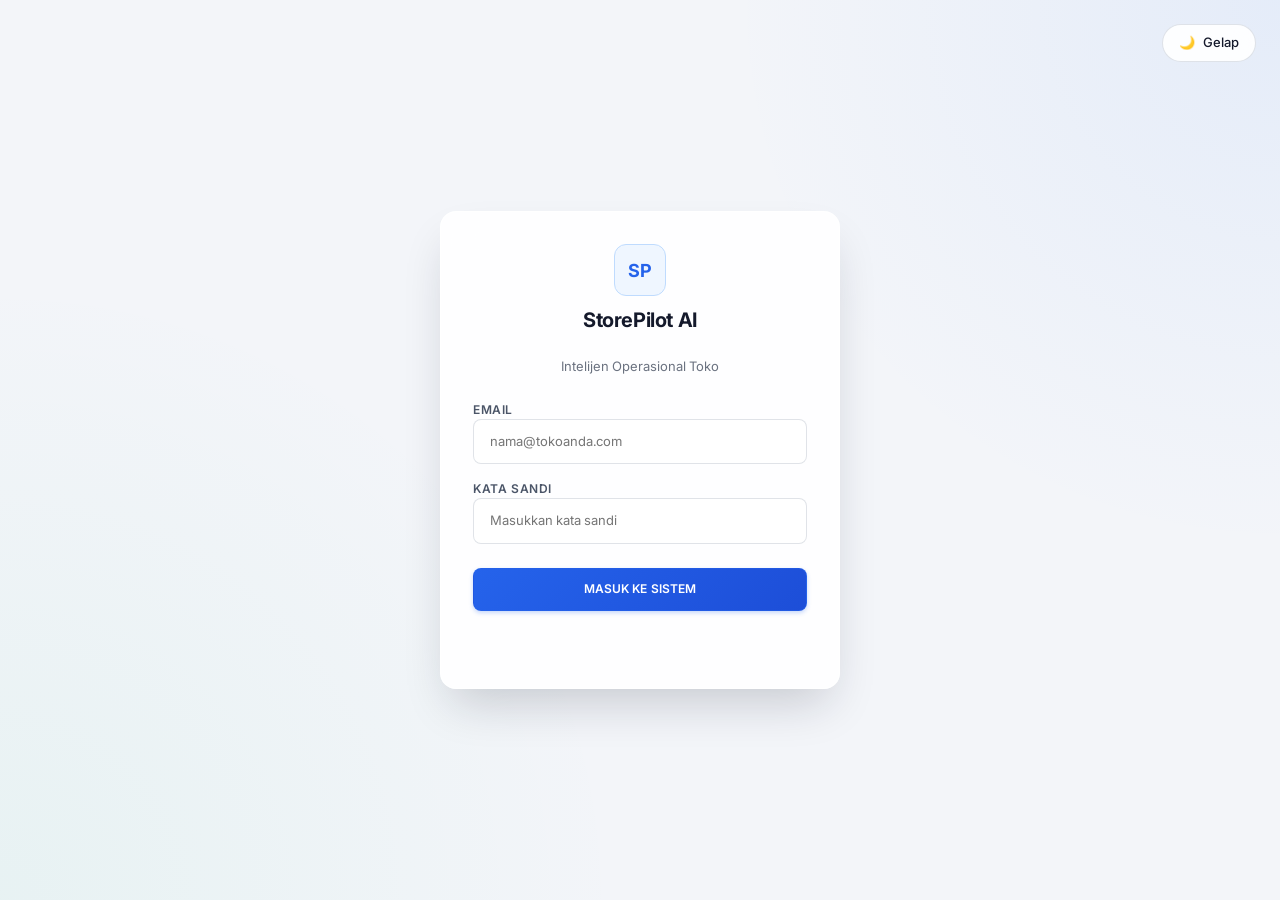
<file: StorePilot AI/index.html>
<!DOCTYPE html>
<html lang="id">
<head>
    <script>
    (function () {
        const savedTheme = localStorage.getItem('theme') || 'light';
        document.documentElement.setAttribute('data-theme', savedTheme);
    })();
</script>
    <meta charset="UTF-8">
    <meta name="viewport" content="width=device-width, initial-scale=1.0">
    <meta name="description" content="StorePilot AI — Masuk ke intelijen operasional toko Anda.">
    <title>StorePilot AI — Masuk</title>

    <!-- Font Integration -->
    <link rel="preconnect" href="https://fonts.googleapis.com">
    <link rel="preconnect" href="https://fonts.gstatic.com" crossorigin>
    <link href="https://fonts.googleapis.com/css2?family=Inter:wght@400;500;600;700&display=swap" rel="stylesheet">

    <!-- Stylesheets -->
    <link rel="stylesheet" href="assets/css/variables.css">
    <link rel="stylesheet" href="assets/css/base.css">
    <link rel="stylesheet" href="assets/css/layout.css">
    <link rel="stylesheet" href="assets/css/components.css">
    <link rel="stylesheet" href="assets/css/pages.css">
    
    <style>
        .login-screen {
            min-height: 100vh;
            width: 100%;
            display: flex;
            align-items: center;
            justify-content: center;
            padding: var(--space-6);
            position: relative;
        }

        /* Tombol Tema Melayang di Pojok Kanan Atas */
        .theme-toggle-wrapper {
            position: absolute;
            top: var(--space-6);
            right: var(--space-6);
            z-index: 10;
        }

        .theme-toggle-btn {
            display: flex;
            align-items: center;
            gap: var(--space-2);
            padding: var(--space-2) var(--space-4);
            font-size: var(--font-size-sm);
            font-weight: var(--font-weight-medium);
            border-radius: var(--radius-full);
            cursor: pointer;
            border: 1px solid var(--color-border);
            background: var(--glass-bg-strong);
            backdrop-filter: var(--glass-blur);
            -webkit-backdrop-filter: var(--glass-blur);
            color: var(--color-text-primary);
            transition: all var(--transition-fast);
        }

        .theme-toggle-btn:hover {
            border-color: var(--color-primary);
            transform: translateY(-1px);
        }

        .login-card {
            width: 100%;
            max-width: 400px;
            background: var(--glass-bg-strong);
            backdrop-filter: var(--glass-blur);
            -webkit-backdrop-filter: var(--glass-blur);
            border: 1px solid var(--glass-border);
            border-radius: var(--radius-xl);
            box-shadow: var(--shadow-floating);
            padding: var(--space-8);
            display: flex;
            flex-direction: column;
            gap: var(--space-6);
            animation: fadeIn 0.5s ease-out-back;
        }

        .login-brand {
            display: flex;
            flex-direction: column;
            align-items: center;
            gap: var(--space-3);
            text-align: center;
        }

        .login-brand-mark {
            width: 52px;
            height: 52px;
            display: flex;
            align-items: center;
            justify-content: center;
            background: var(--color-primary-soft);
            border: 1px solid var(--color-primary-border);
            border-radius: var(--radius-lg);
            font-weight: var(--font-weight-bold);
            color: var(--color-primary);
            font-size: var(--font-size-lg);
            transition: transform var(--transition-fast);
        }

        .login-brand:hover .login-brand-mark {
            transform: scale(1.05) rotate(-3deg);
        }

        .login-brand-name {
            font-size: var(--font-size-xl);
            font-weight: var(--font-weight-bold);
            color: var(--color-text-primary);
            letter-spacing: -0.02em;
        }

        .login-brand-subtitle {
            font-size: var(--font-size-sm);
            color: var(--color-text-muted);
        }

        .login-form {
            display: flex;
            flex-direction: column;
            gap: var(--space-4);
        }

        .form-field {
            display: flex;
            flex-direction: column;
            gap: var(--space-1.5);
        }

        .form-field label {
            font-size: var(--font-size-xs);
            font-weight: var(--font-weight-semibold);
            color: var(--color-text-secondary);
            letter-spacing: 0.05em;
            text-transform: uppercase;
        }

        .form-field input {
            padding: var(--space-3) var(--space-4);
            border-radius: var(--radius-md);
            border: 1px solid var(--color-border);
            background: rgba(255, 255, 255, 0.6);
            font-size: var(--font-size-sm);
            color: var(--color-text-primary);
            transition: all var(--transition-fast);
        }

        [data-theme="dark"] .form-field input {
            background: rgba(15, 23, 42, 0.4);
            border-color: rgba(255, 255, 255, 0.1);
        }

        .form-field input:focus {
            outline: none;
            border-color: var(--color-primary);
            box-shadow: 0 0 0 3px var(--color-primary-soft);
            background: #ffffff;
        }

        [data-theme="dark"] .form-field input:focus {
            background: rgba(15, 23, 42, 0.8);
            box-shadow: 0 0 0 3px rgba(59, 130, 246, 0.25);
        }

        .login-submit {
            width: 100%;
            margin-top: var(--space-2);
            padding: var(--space-3);
            font-weight: var(--font-weight-semibold);
            letter-spacing: 0.01em;
            display: flex;
            align-items: center;
            justify-content: center;
            gap: var(--space-2);
        }

        .login-submit:disabled {
            opacity: 0.8;
            cursor: not-allowed;
        }

        .login-status {
            font-size: var(--font-size-xs);
            color: var(--color-text-muted);
            text-align: center;
            line-height: 1.6;
            min-height: 2.4em; /* Mencegah layout shift saat teks muncul */
            transition: color var(--transition-fast);
        }

        .login-status.is-visible {
            color: var(--color-warning-dark);
            font-weight: var(--font-weight-medium);
        }

        /* Loading Spinner untuk Button */
        .btn-spinner {
            width: 16px;
            height: 16px;
            border: 2px solid rgba(255, 255, 255, 0.3);
            border-radius: 50%;
            border-top-color: #ffffff;
            animation: spin 0.8s linear infinite;
            display: none;
        }

        .login-submit.is-loading .btn-spinner {
            display: block;
        }

        @keyframes spin {
            to { transform: rotate(360deg); }
        }

        @keyframes fadeIn {
            from {
                opacity: 0;
                transform: translateY(12px);
            }
            to {
                opacity: 1;
                transform: translateY(0);
            }
        }
    </style>
</head>
<body>
    <div class="login-screen">
        <!-- Tombol Toggle Tema -->
        <div class="theme-toggle-wrapper">
            <button id="theme-toggle" class="theme-toggle-btn" aria-label="Ganti Tema">
                <span id="theme-icon">🌙</span> <span id="theme-text">Gelap</span>
            </button>
        </div>

        <div class="login-card">
            <div class="login-brand">
                <div class="login-brand-mark">SP</div>
                <h1 class="login-brand-name">StorePilot AI</h1>
                <p class="login-brand-subtitle">Intelijen Operasional Toko</p>
            </div>

            <form class="login-form" id="loginForm" novalidate>
                <div class="form-field">
                    <label for="loginEmail">Email</label>
                    <input type="email" id="loginEmail" name="email" placeholder="nama@tokoanda.com" autocomplete="username" required>
                </div>
                <div class="form-field">
                    <label for="loginPassword">Kata Sandi</label>
                    <input type="password" id="loginPassword" name="password" placeholder="Masukkan kata sandi" autocomplete="current-password" required>
                </div>

                <button type="submit" class="button button-primary login-submit" id="submitBtn">
                    <div class="btn-spinner" aria-hidden="true"></div>
                    <span id="btnText">Masuk Ke Sistem</span>
                </button>
                <p class="login-status" id="loginStatus" role="status" aria-live="polite"></p>
            </form>
        </div>
    </div>

    <!-- Panggil Dependencies Utama StorePilot -->
    <script src="js/utils.js"></script>
    <script src="js/components.js"></script>
    <script src="js/api.js"></script>
    <script src="js/app.js"></script>

    <script>
        "use strict";
        (function () {
            const form = document.getElementById("loginForm");
            const status = document.getElementById("loginStatus");
            const submitBtn = document.getElementById("submitBtn");
            const btnText = document.getElementById("btnText");
            const API = window.StorePilotAPI;

            if (!form || !status || !submitBtn || !btnText || !API) return;

            // Regex validasi struktur email sederhana
            const emailRegex = /^[^\s@]+@[^\s@]+\.[^\s@]+$/;

            form.addEventListener("submit", async function (event) {
                event.preventDefault();
                
                const email = document.getElementById("loginEmail").value.trim();
                const password = document.getElementById("loginPassword").value;

                // Reset Status & Efek Error
                status.classList.remove("is-visible");
                status.textContent = "";

                // 1. Validasi Input Kosong
                if (!email || !password) {
                    status.textContent = "Harap isi lengkap email dan kata sandi Anda.";
                    status.classList.add("is-visible");
                    return;
                }

                // 2. Validasi Format Email
                if (!emailRegex.test(email)) {
                    status.textContent = "Format alamat email tidak valid (contoh: nama@toko.com).";
                    status.classList.add("is-visible");
                    return;
                }

                // 3. Proses Login dengan Backend
                submitBtn.disabled = true;
                submitBtn.classList.add("is-loading");
                btnText.textContent = "Memverifikasi...";

                try {
                    // Call backend login endpoint
                    const response = await API.login(email, password);
                    
                    // Simpan tokens (ada di response.tokens, bukan top-level)
                    API.setTokens(response.tokens.access_token, response.tokens.refresh_token);
                    
                    // Simpan user info
                    if (response.user) {
                        localStorage.setItem("user", JSON.stringify(response.user));
                    }
                    
                    status.textContent = "Login berhasil! Mengarahkan...";
                    status.style.color = "var(--color-success-dark)";
                    
                    // Redirect sesuai role: manager -> dashboard, staff -> inventaris
                    const landingPage = (response.user && response.user.role === "manager")
                        ? "pages/dashboard.html"
                        : "pages/inventory.html";
                    window.location.href = landingPage;
                
                } catch (error) {
                    status.classList.add("is-visible");
                    status.style.color = "";
                    
                    // Tampilkan pesan error dari backend atau default
                    if (error instanceof API.StorePilotAPIError) {
                        status.textContent = error.message || "Email atau kata sandi salah.";
                    } else {
                        status.textContent = "Tidak dapat terhubung ke layanan. Silakan coba lagi.";
                    }
                } finally {
                    submitBtn.disabled = false;
                    submitBtn.classList.remove("is-loading");
                    btnText.textContent = "Masuk Ke Sistem";
                }
            });
        })();
    </script>
</body>
</html>
</file>
<file: StorePilot AI/assets/css/variables.css>
/* ============================================================
   StorePilot AI — Design Tokens & Theme Engine
   Single source of truth. No other stylesheet re-declares :root.
   ============================================================ */

:root {
  /* ------------------------------------------------------------
     1. Brand & Surface Colors (Light Mode Default)
     ------------------------------------------------------------ */
  --color-bg-primary: #F3F5F9;
  --color-bg-secondary: #F7F9FB;
  --color-surface: #FFFFFF;
  --color-surface-elevated: rgba(255, 255, 255, 0.86);

  --color-primary: #2563EB;
  --color-primary-dark: #1D4ED8;
  --color-primary-darker: #1E3A8A;
  --color-primary-soft: #EFF6FF;
  --color-primary-border: #BFDBFE;
  --color-primary-rgb: 37, 99, 235;

  /* ------------------------------------------------------------
     2. Text Colors (AA-checked against surface/bg colors)
     ------------------------------------------------------------ */
  --color-text-primary: #14192B;
  --color-text-secondary: #4B5568;
  --color-text-muted: #6B7280;
  --color-text-on-primary: #FFFFFF;

  --color-border: rgba(100, 116, 139, 0.20);
  --color-border-strong: rgba(100, 116, 139, 0.34);

  /* ------------------------------------------------------------
     3. Operational Status Colors (Light Mode)
     ------------------------------------------------------------ */
  --color-critical: #DC2626;
  --color-critical-dark: #B91C1C;
  --color-critical-bg: #FEF2F2;
  --color-critical-border: #FECACA;
  --color-critical-rgb: 220, 38, 38;

  --color-high: #EA580C;
  --color-high-dark: #C2410C;
  --color-high-bg: #FFF7ED;
  --color-high-border: #FED7AA;
  --color-high-rgb: 234, 88, 12;

  --color-warning: #B45309;
  --color-warning-dark: #92400E;
  --color-warning-bg: #FFFBEB;
  --color-warning-border: #FDE68A;
  --color-warning-rgb: 180, 83, 9;

  --color-success: #15803D;
  --color-success-dark: #166534;
  --color-success-bg: #F0FDF4;
  --color-success-border: #BBF7D0;
  --color-success-rgb: 21, 128, 61;

  /* ------------------------------------------------------------
     4. Liquid Glass Tokens (Light Mode)
     ------------------------------------------------------------ */
  --glass-bg: rgba(255, 255, 255, 0.72);
  --glass-bg-strong: rgba(255, 255, 255, 0.90);
  --glass-bg-subtle: rgba(255, 255, 255, 0.55);

  --glass-border: rgba(255, 255, 255, 0.55);
  --glass-border-strong: rgba(255, 255, 255, 0.80);

  --glass-highlight: rgba(255, 255, 255, 0.90);

  --glass-blur: blur(16px);
  --glass-blur-strong: blur(28px);
  --glass-saturation: saturate(150%);

  --glass-shadow: 0 4px 20px -4px rgba(20, 25, 43, 0.08), 0 1px 2px rgba(20, 25, 43, 0.04);
  --glass-shadow-elevated: 0 20px 44px -12px rgba(20, 25, 43, 0.16), 0 2px 8px rgba(20, 25, 43, 0.06);

  /* Ambient backdrop wash */
  --ambient-wash: radial-gradient(1100px 620px at 12% -8%, rgba(37, 99, 235, 0.10), transparent 60%),
                  radial-gradient(900px 560px at 92% 8%, rgba(37, 99, 235, 0.06), transparent 55%);

  /* ------------------------------------------------------------
     5. Typography
     ------------------------------------------------------------ */
  --font-family-primary: 'Inter', -apple-system, BlinkMacSystemFont,
    'Segoe UI', Roboto, Oxygen, Ubuntu, Cantarell, 'Helvetica Neue', sans-serif;

  --font-size-xs: 0.75rem;    /* 12px */
  --font-size-sm: 0.8125rem;  /* 13px */
  --font-size-base: 0.875rem; /* 14px */
  --font-size-md: 1rem;       /* 16px */
  --font-size-lg: 1.125rem;   /* 18px */
  --font-size-xl: 1.25rem;    /* 20px */
  --font-size-2xl: 1.5rem;    /* 24px */
  --font-size-3xl: 1.875rem;  /* 30px */

  --font-weight-regular: 400;
  --font-weight-medium: 500;
  --font-weight-semibold: 600;
  --font-weight-bold: 700;

  --line-height-tight: 1.25;
  --line-height-normal: 1.5;
  --line-height-relaxed: 1.7;

  /* ------------------------------------------------------------
     6. Spacing
     ------------------------------------------------------------ */
  --space-1: 4px;
  --space-2: 8px;
  --space-3: 12px;
  --space-4: 16px;
  --space-5: 20px;
  --space-6: 24px;
  --space-8: 32px;
  --space-10: 40px;
  --space-12: 48px;
  --space-16: 64px;

  /* ------------------------------------------------------------
     7. Border Radius
     ------------------------------------------------------------ */
  --radius-sm: 6px;
  --radius-md: 8px;
  --radius-lg: 12px;
  --radius-xl: 16px;
  --radius-glass: 20px;
  --radius-full: 9999px;

  /* ------------------------------------------------------------
     8. Shadows
     ------------------------------------------------------------ */
  --shadow-sm: 0 1px 2px rgba(20, 25, 43, 0.06);
  --shadow-md: 0 6px 16px -4px rgba(20, 25, 43, 0.10), 0 2px 4px rgba(20, 25, 43, 0.04);
  --shadow-lg: 0 12px 28px -6px rgba(20, 25, 43, 0.12);
  --shadow-floating: 0 24px 48px -12px rgba(20, 25, 43, 0.20);
  --shadow-focus: 0 0 0 3px rgba(var(--color-primary-rgb), 0.28);

  /* ------------------------------------------------------------
     9. Motion
     ------------------------------------------------------------ */
  --transition-fast: 150ms cubic-bezier(0.4, 0, 0.2, 1);
  --transition-normal: 240ms cubic-bezier(0.4, 0, 0.2, 1);
  --transition-slow: 420ms cubic-bezier(0.4, 0, 0.2, 1);
  --ease-premium: cubic-bezier(0.16, 1, 0.3, 1);

  /* ------------------------------------------------------------
     10. Z-Index
     ------------------------------------------------------------ */
  --z-background: 0;
  --z-content: 10;
  --z-header: 100;
  --z-sidebar: 200;
  --z-overlay: 500;
  --z-modal: 600;
  --z-toast: 700;

  /* ------------------------------------------------------------
     11. Compatibility Aliases (Satu deklarasi di dalam :root utama)
     ------------------------------------------------------------ */
  --color-background: var(--color-bg-primary);
  --color-background-secondary: var(--color-bg-secondary);
  --color-info: #0EA5E9;
  --color-primary-hover: var(--color-primary-dark);

  --font-family: var(--font-family-primary);
  --font-weight-normal: var(--font-weight-regular);
  --font-weight-500: var(--font-weight-medium);
  --font-weight-600: var(--font-weight-semibold);
  --text-sm: var(--font-size-sm);

  --glass-background: var(--glass-bg);
  --glass-ambient-gradient: var(--ambient-wash);

  --radius-small: var(--radius-sm);
  --radius-medium: var(--radius-md);
  --radius-large: var(--radius-lg);
  --radius-pill: var(--radius-full);

  --shadow-small: var(--shadow-sm);
  --shadow-medium: var(--shadow-md);
  --shadow-large: var(--shadow-lg);

  --space-1.5: 6px;
  --space-2.5: 10px;
  --space-3.5: 14px;

  --z-dropdown: 400;
  --z-navigation: var(--z-header);
}

/* ============================================================
   12. DARK MODE OVERRIDES (Premium Futuristic Dark Tokens)
   ============================================================ */
[data-theme="dark"] {
  /* Surface & Background (Deep Futuristic Space Slates) */
  --color-bg-primary: #090D1A;
  --color-bg-secondary: #0F1524;
  --color-surface: #151D30;
  --color-surface-elevated: rgba(21, 29, 48, 0.86);

  /* Primary Accent & Brand (Neon Blue Glow) */
  --color-primary: #3B82F6;
  --color-primary-dark: #60A5FA;
  --color-primary-darker: #93C5FD;
  --color-primary-soft: rgba(59, 130, 246, 0.12);
  --color-primary-border: rgba(59, 130, 246, 0.35);
  --color-primary-rgb: 96, 165, 250;

  /* Typography & Text */
  --color-text-primary: #F8FAFC;
  --color-text-secondary: #94A3B8;
  --color-text-muted: #64748B;
  --color-text-on-primary: #090D1A;

  --color-border: rgba(255, 255, 255, 0.08);
  --color-border-strong: rgba(255, 255, 255, 0.15);

  /* Operational Status Colors (Aksesibilitas Kontras Tinggi di Latar Gelap) */
  --color-critical: #F87171;
  --color-critical-dark: #EF4444;
  --color-critical-bg: rgba(239, 68, 68, 0.12);
  --color-critical-border: rgba(239, 68, 68, 0.25);
  --color-critical-rgb: 248, 113, 113;

  --color-high: #FB923C;
  --color-high-dark: #F97316;
  --color-high-bg: rgba(249, 115, 22, 0.12);
  --color-high-border: rgba(249, 115, 22, 0.25);
  --color-high-rgb: 251, 146, 60;

  --color-warning: #FBBF24;
  --color-warning-dark: #F59E0B;
  --color-warning-bg: rgba(245, 158, 11, 0.12);
  --color-warning-border: rgba(245, 158, 11, 0.25);
  --color-warning-rgb: 251, 191, 36;

  --color-success: #4ADE80;
  --color-success-dark: #22C55E;
  --color-success-bg: rgba(34, 197, 94, 0.12);
  --color-success-border: rgba(34, 197, 94, 0.25);
  --color-success-rgb: 74, 222, 128;

  /* Liquid Glass (Dark Mode Space Glass) */
  --glass-bg: rgba(15, 21, 36, 0.70);
  --glass-bg-strong: rgba(15, 21, 36, 0.88);
  --glass-bg-subtle: rgba(15, 21, 36, 0.45);

  --glass-border: rgba(255, 255, 255, 0.05);
  --glass-border-strong: rgba(255, 255, 255, 0.12);

  --glass-highlight: rgba(255, 255, 255, 0.02);

  --glass-shadow: 0 4px 24px -4px rgba(0, 0, 0, 0.4), 0 1px 3px rgba(0, 0, 0, 0.2);
  --glass-shadow-elevated: 0 20px 48px -12px rgba(0, 0, 0, 0.6), 0 2px 10px rgba(0, 0, 0, 0.3);

  /* Dark Neon Cybernetic Backdrop Ambient Gradient */
  --ambient-wash: radial-gradient(1100px 620px at 12% -8%, rgba(59, 130, 246, 0.14), transparent 55%),
                  radial-gradient(900px 560px at 92% 8%, rgba(96, 165, 250, 0.08), transparent 50%);
}

/* ------------------------------------------------------------
   13. Global Smooth Transitions & Motion Handling
   ------------------------------------------------------------ */
body {
  background-color: var(--color-bg-primary);
  color: var(--color-text-primary);
  font-family: var(--font-family-primary);
  transition: background-color var(--transition-normal) var(--ease-premium),
              color var(--transition-normal) var(--ease-premium),
              border-color var(--transition-normal) var(--ease-premium);
}

/* User Reduced Motion Preference */
@media (prefers-reduced-motion: reduce) {
  :root {
    --transition-fast: 1ms linear;
    --transition-normal: 1ms linear;
    --transition-slow: 1ms linear;
  }
}
</file>
<file: StorePilot AI/assets/css/base.css>
/* ==========================================================================
   StorePilot AI — Base Styles (Revised)
   ========================================================================== */

/* --------------------------------------------------------------------------
   Reset & Box Sizing
   -------------------------------------------------------------------------- */
*,
*::before,
*::after {
  box-sizing: border-box;
}

* {
  margin: 0;
  padding: 0;
}

/* --------------------------------------------------------------------------
   Document Foundation
   -------------------------------------------------------------------------- */
html {
  font-size: 16px;
  scroll-behavior: smooth;
  -webkit-text-size-adjust: 100%;
  text-size-adjust: 100%;
  scrollbar-width: thin;
  scrollbar-color: var(--color-border-strong) transparent;
}

body {
  font-family: var(--font-family-primary);
  background:
    radial-gradient(circle at top right, rgba(59,130,246,.08), transparent 35%),
    radial-gradient(circle at bottom left, rgba(16,185,129,.05), transparent 40%),
    var(--color-bg-primary);
  background-attachment: fixed;
  color: var(--color-text-primary);
  line-height: var(--line-height-normal);
  font-weight: var(--font-weight-regular);
  font-size: var(--font-size-base);

  -webkit-font-smoothing: antialiased;
  -moz-osx-font-smoothing: grayscale;
  text-rendering: optimizeLegibility;
  font-variant-numeric: tabular-nums;

  min-height: 100vh;
  overflow-x: hidden;
}

/* --------------------------------------------------------------------------
   Baseline Typography
   -------------------------------------------------------------------------- */
h1, h2, h3, h4, h5, h6 {
  font-family: inherit;
  color: var(--color-text-primary);
  font-weight: var(--font-weight-semibold);
  line-height: var(--line-height-tight);
  margin-bottom: 0.75rem;
  letter-spacing: -0.012em;
}

h1 { font-size: clamp(1.75rem, 4vw, 2.25rem); }
h2 { font-size: clamp(1.375rem, 3vw, 1.75rem); }
h3 { font-size: clamp(1.125rem, 2.4vw, 1.375rem); }
h4 { font-size: 1.125rem; }
h5 { font-size: 1rem; }
h6 { font-size: 0.875rem; }

p {
  margin-bottom: 1rem;
  color: var(--color-text-secondary);
}

p:last-child {
  margin-bottom: 0;
}

strong, b {
  font-weight: var(--font-weight-semibold);
  color: var(--color-text-primary);
}

small {
  font-size: 0.875em;
}

/* --------------------------------------------------------------------------
   Links & Interactivity
   -------------------------------------------------------------------------- */
a {
  color: var(--color-primary);
  text-decoration: none;
  transition: color var(--transition-fast), opacity var(--transition-fast);
}

a:hover {
  color: var(--color-primary-dark);
  text-decoration: underline;
  text-underline-offset: 3px;
}

/* Consistent, visible focus ring app-wide (mouse users keep a clean look
   via :focus-visible; keyboard users always get a clear ring). */
a:focus-visible,
button:focus-visible,
input:focus-visible,
textarea:focus-visible,
select:focus-visible,
[tabindex]:focus-visible {
  outline: 2px solid var(--color-primary);
  outline-offset: 2px;
  border-radius: var(--radius-sm);
  box-shadow: 0 0 0 4px rgba(59,130,246,.15);
}

/* --------------------------------------------------------------------------
   Media & Images
   -------------------------------------------------------------------------- */
img,
picture,
video,
canvas,
svg {
  display: block;
  max-width: 100%;
  height: auto;
}

img { object-fit: cover; }

svg {
  fill: none;
}

/* --------------------------------------------------------------------------
   Form Base Reset
   -------------------------------------------------------------------------- */
input,
button,
textarea,
select {
  font: inherit;
  color: inherit;
  margin: 0;
  letter-spacing: inherit;
}

button {
  cursor: pointer;
  background: transparent;
  border: none;
}

button:disabled {
  cursor: not-allowed;
}

textarea {
  resize: vertical;
}

/* --------------------------------------------------------------------------
   Selection & Scrollbar
   -------------------------------------------------------------------------- */
::selection {
  background: rgba(59,130,246,.22);
  color: var(--color-text-primary);
}

::-webkit-scrollbar {
  width: 10px;
  height: 10px;
}

::-webkit-scrollbar-track {
  background: transparent;
}

::-webkit-scrollbar-thumb {
  background-color: var(--color-border-strong);
  border-radius: 10px;
  border: 2px solid var(--color-bg-primary);
  background-clip: padding-box;
}

::-webkit-scrollbar-thumb:hover {
  background-color: var(--color-text-muted);
  background-clip: padding-box;
}

/* --------------------------------------------------------------------------
   Skip Link (keyboard accessibility — jumps straight to main content)
   -------------------------------------------------------------------------- */
.skip-link {
  position: fixed;
  top: var(--space-3);
  left: var(--space-3);
  z-index: 999;
  background: var(--color-primary);
  color: #fff;
  padding: var(--space-2) var(--space-4);
  border-radius: var(--radius-md);
  font-size: var(--font-size-sm);
  font-weight: var(--font-weight-medium);
  text-decoration: none;
  transform: translateY(-150%);
  opacity: 0;
  pointer-events: none;
  transition:
    transform var(--transition-fast) var(--ease-premium, ease),
    opacity var(--transition-fast) var(--ease-premium, ease);
}

.skip-link:focus,
.skip-link:focus-visible {
  transform: translateY(0);
  opacity: 1;
  pointer-events: auto;
}

/* --------------------------------------------------------------------------
   Layout Utility Classes
   -------------------------------------------------------------------------- */
.container {
  width: min(1280px, calc(100% - 2rem));
  margin-inline: auto;
}

.section {
  margin-block: var(--space-8);
}

.stack > * + * {
  margin-top: var(--space-4);
}

.cluster {
  display: flex;
  flex-wrap: wrap;
  align-items: center;
  gap: var(--space-3);
}

.surface {
  background: var(--glass-bg);
  border: 1px solid var(--glass-border);
  border-radius: var(--radius-xl);
  backdrop-filter: blur(var(--glass-blur));
}

/* --------------------------------------------------------------------------
   Gentle Page Entrance
   Applied via a small set of opt-in utility classes so motion stays
   deliberate rather than scattered. Content settles in, it doesn't jump.
   -------------------------------------------------------------------------- */
@keyframes fade-rise-in {
  from { opacity: 0; transform: translateY(10px); }
  to   { opacity: 1; transform: translateY(0); }
}

@keyframes scale-in {
  from {
    opacity: 0;
    transform: scale(.96);
  }
  to {
    opacity: 1;
    transform: scale(1);
  }
}

.fade-in {
  animation: fade-rise-in .45s ease both;
}

.slide-up {
  animation: fade-rise-in .55s ease both;
}

.scale-in {
  animation: scale-in .35s ease both;
}

.enter-fade { animation: fade-rise-in var(--transition-slow) var(--ease-premium) both; }
.enter-fade-1 { animation: fade-rise-in var(--transition-slow) var(--ease-premium) both; animation-delay: 40ms; }
.enter-fade-2 { animation: fade-rise-in var(--transition-slow) var(--ease-premium) both; animation-delay: 90ms; }
.enter-fade-3 { animation: fade-rise-in var(--transition-slow) var(--ease-premium) both; animation-delay: 140ms; }

@media (prefers-reduced-motion: reduce) {
  html { scroll-behavior: auto; }

  *,
  *::before,
  *::after {
    animation-duration: 0.01ms !important;
    animation-iteration-count: 1 !important;
    transition-duration: 0.01ms !important;
    scroll-behavior: auto !important;
  }
}
</file>
<file: StorePilot AI/assets/css/layout.css>
/**
 * StorePilot AI — Global Layout System
 * Location: assets/css/layout.css
 *
 * Matches the actual app-shell markup used across index.html and every
 * page in /pages/: .app-shell > (.sidebar + .sidebar-overlay + .main-shell)
 */

:root {
    --layout-sidebar-width: 272px;
    --layout-sidebar-width-md: 240px;
    --layout-topbar-height: 72px;
    --layout-topbar-height-sm: 64px;
    --layout-content-max-width: 1440px;
}

/* ==================================================
   APPLICATION SHELL
   ================================================== */
.app-shell,
.layout-wrapper {
    display: flex;
    min-height: 100vh;
    position: relative;
}

/* ==================================================
   SIDEBAR
   ================================================== */
.sidebar {
    width: var(--layout-sidebar-width);
    flex-shrink: 0;
    height: 100vh;
    position: fixed;
    top: 0;
    left: 0;
    background: var(--glass-bg-strong);
    backdrop-filter: var(--glass-blur) var(--glass-saturation);
    -webkit-backdrop-filter: var(--glass-blur) var(--glass-saturation);
    border-right: 1px solid var(--glass-border);
    box-shadow: var(--shadow-lg);
    z-index: var(--z-sidebar);
    display: flex;
    flex-direction: column;
    padding: var(--space-5) var(--space-4);
    transition: transform var(--transition-normal), box-shadow var(--transition-normal);
    transform: translate3d(0, 0, 0);
    will-change: transform;
}

.sidebar-brand {
    display: flex;
    align-items: center;
    gap: var(--space-3);
    padding: var(--space-2) var(--space-2) var(--space-5) var(--space-2);
    margin-bottom: var(--space-4);
    border-bottom: 1px solid var(--color-border);
}

.brand-mark {
    width: 36px;
    height: 36px;
    flex-shrink: 0;
    display: flex;
    align-items: center;
    justify-content: center;
    background: var(--color-primary-soft);
    border: 1px solid var(--color-primary-border);
    border-radius: var(--radius-md);
}

.brand-content {
    display: flex;
    flex-direction: column;
    gap: 1px;
    min-width: 0;
}

.brand-name {
    font-size: var(--font-size-sm);
    font-weight: var(--font-weight-bold);
    color: var(--color-text-primary);
    line-height: 1.2;
    white-space: nowrap;
}

.brand-subtitle {
    font-size: var(--font-size-xs);
    color: var(--color-text-muted);
    white-space: nowrap;
}

/* Navigation */
.sidebar-nav {
    flex: 1;
    overflow-y: auto;
    scrollbar-width: none;
    -ms-overflow-style: none;
}

.sidebar-nav::-webkit-scrollbar {
    display: none;
}

.nav-section {
    display: flex;
    flex-direction: column;
    gap: var(--space-1);
    margin-bottom: var(--space-5);
}

.nav-section-label {
    font-size: 0.6875rem;
    font-weight: var(--font-weight-bold);
    color: var(--color-text-muted);
    text-transform: uppercase;
    letter-spacing: 0.06em;
    padding: 0 var(--space-3);
    margin-bottom: var(--space-2);
}

.nav-list {
    list-style: none;
    display: flex;
    flex-direction: column;
    gap: 2px;
}

.nav-item {
    display: block;
}

.nav-link {
    display: flex;
    align-items: center;
    gap: var(--space-3);
    padding: var(--space-2) var(--space-3);
    border-radius: var(--radius-md);
    color: var(--color-text-secondary);
    font-size: var(--font-size-sm);
    font-weight: var(--font-weight-medium);
    text-decoration: none;
    transition: background-color var(--transition-fast), color var(--transition-fast);
}

.nav-link:hover {
    background: var(--color-bg-secondary);
    color: var(--color-text-primary);
    text-decoration: none;
}

.nav-link.active {
    background: var(--color-primary-soft);
    color: var(--color-primary);
    font-weight: var(--font-weight-semibold);
}

.nav-icon {
    display: flex;
    align-items: center;
    justify-content: center;
    flex-shrink: 0;
    width: 20px;
    height: 20px;
    color: currentColor;
}

.nav-label {
    white-space: nowrap;
    overflow: hidden;
    text-overflow: ellipsis;
}

/* Sidebar footer / profile */
.sidebar-footer {
    padding-top: var(--space-4);
    margin-top: var(--space-3);
    border-top: 1px solid var(--color-border);
    display: flex;
    flex-direction: column;
    gap: var(--space-3);
}

.sidebar-profile {
    display: flex;
    align-items: center;
    gap: var(--space-3);
    padding: 0 var(--space-2);
}

.profile-avatar,
.manager-avatar {
    width: 34px;
    height: 34px;
    flex-shrink: 0;
    display: flex;
    align-items: center;
    justify-content: center;
    border-radius: var(--radius-full);
    background: var(--color-primary-soft);
    border: 1px solid var(--color-primary-border);
    font-size: var(--font-size-xs);
    font-weight: var(--font-weight-bold);
    color: var(--color-primary);
    letter-spacing: -0.02em;
}

.profile-info,
.manager-info {
    display: flex;
    flex-direction: column;
    gap: 1px;
    min-width: 0;
}

.profile-name,
.manager-name {
    font-size: var(--font-size-sm);
    font-weight: var(--font-weight-semibold);
    color: var(--color-text-primary);
    white-space: nowrap;
    overflow: hidden;
    text-overflow: ellipsis;
}

.profile-role,
.manager-role {
    font-size: var(--font-size-xs);
    color: var(--color-text-muted);
    white-space: nowrap;
    overflow: hidden;
    text-overflow: ellipsis;
}

.sidebar-footer-actions {
    display: flex;
    gap: var(--space-2);
}

.sidebar-footer-actions .button {
    flex: 1;
}

/* Mobile overlay */
.sidebar-overlay {
    position: fixed;
    inset: 0;
    background: rgba(15, 23, 42, 0.4);
    backdrop-filter: blur(2px);
    -webkit-backdrop-filter: blur(2px);
    z-index: var(--z-overlay);
    opacity: 0;
    visibility: hidden;
    pointer-events: none;
    transition: opacity var(--transition-normal), visibility var(--transition-normal);
}

.sidebar-overlay.visible {
    opacity: 1;
    visibility: visible;
    pointer-events: auto;
}

/* ==================================================
   MAIN SHELL (TOPBAR + CONTENT)
   ================================================== */
.main-shell {
    flex: 1;
    display: flex;
    flex-direction: column;
    min-width: 0;
    margin-left: var(--layout-sidebar-width);
}

.top-header {
    height: var(--layout-topbar-height);
    position: sticky;
    top: 0;
    z-index: var(--z-header);
    background: var(--glass-bg-strong);
    backdrop-filter: var(--glass-blur);
    -webkit-backdrop-filter: var(--glass-blur);
    border-bottom: 1px solid var(--color-border);
    display: flex;
    align-items: center;
    gap: var(--space-4);
    padding: 0 var(--space-6);
}

.mobile-menu-button {
    display: none;
    align-items: center;
    justify-content: center;
    width: 40px;
    height: 40px;
    border-radius: var(--radius-md);
    color: var(--color-text-secondary);
    flex-shrink: 0;
}

.mobile-menu-button:hover {
    background: var(--color-bg-secondary);
    color: var(--color-text-primary);
}

.header-context {
    display: flex;
    flex-direction: column;
    gap: 2px;
    min-width: 0;
    flex: 1;
}

.header-title {
    font-size: var(--font-size-lg);
    font-weight: var(--font-weight-bold);
    color: var(--color-text-primary);
    margin: 0;
    line-height: 1.2;
    white-space: nowrap;
    overflow: hidden;
    text-overflow: ellipsis;
}

.header-description {
    font-size: var(--font-size-xs);
    color: var(--color-text-muted);
    margin: 0;
    white-space: nowrap;
    overflow: hidden;
    text-overflow: ellipsis;
}

.header-actions {
    display: flex;
    align-items: center;
    gap: var(--space-4);
    flex-shrink: 0;
}

.store-context {
    display: flex;
    flex-direction: column;
    gap: 1px;
    padding-right: var(--space-4);
    border-right: 1px solid var(--color-border);
}

.store-context-label {
    font-size: 0.625rem;
    font-weight: var(--font-weight-bold);
    color: var(--color-text-muted);
    text-transform: uppercase;
    letter-spacing: 0.06em;
}

.store-context-name {
    font-size: var(--font-size-sm);
    font-weight: var(--font-weight-medium);
    color: var(--color-text-secondary);
}

.header-action-button {
    display: flex;
    align-items: center;
    justify-content: center;
    width: 38px;
    height: 38px;
    border-radius: var(--radius-full);
    color: var(--color-text-secondary);
    position: relative;
}

.header-action-button:hover {
    background: var(--color-bg-secondary);
    color: var(--color-text-primary);
}

.manager-menu {
    display: flex;
    align-items: center;
    gap: var(--space-2.5);
    padding-left: var(--space-2);
    cursor: pointer;
}

/* Content area */
.main-content {
    flex: 1;
    display: flex;
    flex-direction: column;
}

.content-container,
.content-area {
    flex: 1;
    width: 100%;
    max-width: var(--layout-content-max-width);
    margin: 0 auto;
    padding: var(--space-6);
    display: flex;
    flex-direction: column;
    gap: var(--space-6);
}

/* ==================================================
   RESPONSIVE
   ================================================== */
@media screen and (max-width: 1199.98px) {
    :root {
        --layout-sidebar-width: var(--layout-sidebar-width-md);
    }
}

@media screen and (max-width: 991.98px) {
    .sidebar {
        transform: translate3d(-100%, 0, 0);
        box-shadow: none;
    }

    .sidebar.open {
        transform: translate3d(0, 0, 0);
        box-shadow: var(--shadow-floating);
    }

    .main-shell {
        margin-left: 0;
    }

    .mobile-menu-button {
        display: flex;
    }

    .store-context {
        display: none;
    }
}

@media screen and (max-width: 767.98px) {
    :root {
        --layout-topbar-height: var(--layout-topbar-height-sm);
    }

    .top-header {
        padding: 0 var(--space-4);
    }

    .content-container,
    .content-area {
        padding: var(--space-4);
        gap: var(--space-4);
    }

    .manager-info {
        display: none;
    }
}

@media screen and (max-width: 575.98px) {
    .header-description {
        display: none;
    }
}
</file>
<file: StorePilot AI/assets/css/components.css>
/**
 * StorePilot AI — Reusable Components Stylesheet (Revised)
 * Location: STOREPILOT AI/assets/css/components.css
 */

/* ==================================================
   1. PREMIUM CARD SYSTEM & PANELS (UPGRADED)
   ================================================== */
.card,
.metric-card,
.info-card,
.status-card,
.panel,
.summary-card,
.ai-card,
.ai-panel {
    background: var(--glass-background);
    backdrop-filter: var(--glass-blur);
    -webkit-backdrop-filter: var(--glass-blur);
    border: 1px solid var(--glass-border);
    border-radius: 18px;
    box-shadow: var(--shadow-medium);
    padding: var(--space-6);
    display: flex;
    flex-direction: column;
    transition: transform var(--transition-normal), box-shadow var(--transition-normal), border-color var(--transition-normal);
    position: relative;
    overflow: hidden;
    will-change: transform;
    transform-origin: center;
}

/* Hover Behavior — Soft Elevation */
.card:hover,
.metric-card:hover,
.info-card:hover,
.status-card:hover,
.panel:hover,
.summary-card:hover,
.ai-card:hover,
.ai-panel:hover {
    transform: translateY(-2px);
    box-shadow: var(--shadow-large);
    border-color: rgba(59, 130, 246, 0.25);
}

/* Card & Panel Headers */
.card-header,
.panel-header {
    display: flex;
    flex-direction: row;
    align-items: center;
    justify-content: space-between;
    margin-bottom: var(--space-5);
    gap: var(--space-4);
    flex-wrap: wrap;
}

.card-title,
.panel-title {
    font-size: var(--font-size-lg);
    font-weight: var(--font-weight-semibold);
    color: var(--color-text-primary);
    margin: 0;
    line-height: 1.4;
    letter-spacing: -0.02em;
}

.card-subtitle {
    font-size: var(--font-size-sm);
    color: var(--color-text-secondary);
    margin-top: var(--space-1);
    font-weight: var(--font-weight-normal);
    line-height: 1.5;
}

.card-body,
.panel-body {
    display: flex;
    flex-direction: column;
    gap: var(--space-5);
    color: var(--color-text-secondary);
    line-height: 1.6;
    flex: 1;
}

/* Metric Cards Specifics */
.metric-card {
    justify-content: space-between;
    gap: var(--space-4);
}

.metric-header {
    display: flex;
    align-items: center;
    justify-content: space-between;
    margin-bottom: var(--space-1);
}

.metric-label {
    font-size: var(--font-size-sm);
    font-weight: var(--font-weight-medium);
    color: var(--color-text-secondary);
    line-height: 1.2;
}

.metric-icon {
    display: flex;
    align-items: center;
    justify-content: center;
    color: var(--color-primary);
    font-size: var(--font-size-xl);
    width: 44px;
    height: 44px;
    background: var(--color-background-secondary);
    border-radius: var(--radius-large);
    border: 1px solid rgba(255, 255, 255, 0.4);
    box-shadow: var(--shadow-small);
}

.metric-content {
    display: flex;
    align-items: baseline;
    gap: var(--space-3);
    flex-wrap: wrap;
}

.metric-value {
    font-size: var(--font-size-3xl);
    font-weight: var(--font-weight-bold);
    color: var(--color-text-primary);
    line-height: 1.1;
    letter-spacing: -0.03em;
}

.metric-trend {
    display: inline-flex;
    align-items: center;
    gap: var(--space-1);
    font-size: var(--font-size-xs);
    font-weight: var(--font-weight-semibold);
    padding: var(--space-1) var(--space-2.5);
    border-radius: var(--radius-medium);
    line-height: 1;
}

.metric-trend.positive {
    background-color: rgba(16, 185, 129, 0.1);
    color: var(--color-success);
}

.metric-trend.negative {
    background-color: rgba(239, 68, 68, 0.1);
    color: var(--color-critical);
}


/* ==================================================
   2. AI CARDS & AI PANEL (UPGRADED INTELLIGENCE)
   ================================================== */
.ai-card, .ai-panel {
    padding: 0;
    border: 1px solid rgba(99, 102, 241, 0.25);
    background: linear-gradient(135deg, rgba(255, 255, 255, 0.85) 0%, rgba(245, 247, 255, 0.85) 100%);
    box-shadow: 0 8px 30px 0 rgba(99, 102, 241, 0.04), var(--shadow-medium);
}

.ai-card:hover, .ai-panel:hover {
    border-color: rgba(99, 102, 241, 0.45);
    box-shadow: 0 12px 36px 0 rgba(99, 102, 241, 0.08), var(--shadow-large);
}

.ai-card > .card-header,
.ai-card-header,
.ai-panel-header {
    background: linear-gradient(90deg, rgba(99, 102, 241, 0.08) 0%, rgba(59, 130, 246, 0.08) 100%);
    padding: var(--space-4) var(--space-6);
    margin: 0;
    border-bottom: 1px solid rgba(99, 102, 241, 0.15);
    display: flex;
    align-items: center;
    gap: var(--space-3);
}

.ai-card-title,
.ai-panel-title {
    font-size: var(--font-size-md);
    font-weight: var(--font-weight-bold);
    background: linear-gradient(135deg, #4f46e5 0%, #3b82f6 100%);
    -webkit-background-clip: text;
    background-clip: text;
    -webkit-text-fill-color: transparent;
    color: transparent;
    margin: 0;
}

.ai-card > .card-body,
.ai-card-body,
.ai-panel-body {
    padding: var(--space-5) var(--space-6);
    line-height: 1.6;
}


/* ==================================================
   3. BUTTONS (PREMIUM MODERN SAAS)
   ================================================== */
.btn {
    display: inline-flex;
    align-items: center;
    justify-content: center;
    gap: var(--space-2);
    font-family: var(--font-family-primary, var(--font-family));
    font-size: var(--font-size-sm);
    font-weight: var(--font-weight-semibold);
    padding: var(--space-2.5) var(--space-5);
    border-radius: var(--radius-medium);
    border: 1px solid transparent;
    cursor: pointer;
    transition: all var(--transition-fast);
    line-height: 1.5;
    text-decoration: none;
    user-select: none;
}

.btn:active {
    transform: translateY(0) scale(.97);
}

.btn:disabled {
    opacity: 0.5;
    cursor: not-allowed;
    transform: none;
    box-shadow: none;
}

.btn-primary {
    background: linear-gradient(135deg, var(--color-primary) 0%, var(--color-primary-hover) 100%);
    color: #ffffff;
    box-shadow: 0 2px 4px rgba(59, 130, 246, 0.2), inset 0 1px 0 rgba(255, 255, 255, 0.25);
    border: 1px solid rgba(37, 99, 235, 0.5);
}

.btn-primary:hover {
    transform: translateY(-2px);
    background: linear-gradient(135deg, var(--color-primary-hover) 0%, #1d4ed8 100%);
    box-shadow: 0 4px 12px rgba(59, 130, 246, 0.3);
}

.btn-secondary {
    background: rgba(255, 255, 255, 0.6);
    color: var(--color-text-primary);
    border: 1px solid rgba(0, 0, 0, 0.08);
    box-shadow: var(--shadow-small);
    backdrop-filter: blur(4px);
    -webkit-backdrop-filter: blur(4px);
}

.btn-secondary:hover {
    background: rgba(255, 255, 255, 0.95);
    border-color: rgba(0, 0, 0, 0.15);
    color: var(--color-primary-hover);
    box-shadow: var(--shadow-medium);
}

.btn-danger {
    background: linear-gradient(135deg, var(--color-critical) 0%, #dc2626 100%);
    color: #ffffff;
    border: 1px solid rgba(220, 38, 38, 0.5);
    box-shadow: 0 2px 4px rgba(239, 68, 68, 0.2), inset 0 1px 0 rgba(255, 255, 255, 0.2);
}

.btn-danger:hover {
    background: linear-gradient(135deg, #dc2626 0%, #b91c1c 100%);
    box-shadow: 0 4px 12px rgba(239, 68, 68, 0.3);
}

.btn-icon {
    padding: var(--space-2.5);
    border-radius: var(--radius-medium);
    aspect-ratio: 1 / 1;
}


/* ==================================================
   4. DATA TABLES (CLEAN & METICULOUS)
   ================================================== */
.table-container {
    width: 100%;
    overflow-x: auto;
    border-radius: var(--radius-large);
    border: 1px solid var(--glass-border);
    background: var(--glass-background);
    backdrop-filter: var(--glass-blur);
    -webkit-backdrop-filter: var(--glass-blur);
    box-shadow: var(--shadow-medium);
}

.table {
    width: 100%;
    border-collapse: collapse;
    text-align: left;
    font-size: var(--font-size-sm);
}

.table th {
    position: sticky;
    top: 0;
    z-index: 2;
    background: rgba(238, 242, 247, 0.6);
    color: var(--color-text-primary);
    font-weight: var(--font-weight-semibold);
    padding: var(--space-4) var(--space-5);
    border-bottom: 1px solid var(--glass-border);
    white-space: nowrap;
    text-transform: uppercase;
    font-size: var(--font-size-xs);
    letter-spacing: 0.05em;
}

.table td {
    padding: var(--space-4) var(--space-5);
    border-bottom: 1px solid var(--glass-border);
    color: var(--color-text-secondary);
    transition: background-color var(--transition-fast), color var(--transition-fast);
}

.table tr:last-child td {
    border-bottom: none;
}

.table tr:hover td {
    background-color: rgba(59, 130, 246, 0.03);
    color: var(--color-text-primary);
}


/* ==================================================
   5. TOOLBAR & FORM INPUTS (ENTERPRISE)
   ================================================== */
.toolbar {
    display: flex;
    align-items: center;
    justify-content: space-between;
    gap: var(--space-4);
    padding: var(--space-3) var(--space-4);
    background: var(--glass-background);
    backdrop-filter: var(--glass-blur);
    -webkit-backdrop-filter: var(--glass-blur);
    border: 1px solid var(--glass-border);
    border-radius: var(--radius-large);
    margin-bottom: var(--space-6);
    flex-wrap: wrap;
    box-shadow: var(--shadow-small);
}

.form-group {
    display: flex;
    flex-direction: column;
    gap: var(--space-2);
    margin-bottom: var(--space-4);
    width: 100%;
}

.form-label {
    font-size: var(--font-size-xs);
    font-weight: var(--font-weight-semibold);
    color: var(--color-text-primary);
    text-transform: uppercase;
    letter-spacing: 0.05em;
}

.form-input, .search-input {
    font-family: var(--font-family-primary, var(--font-family));
    font-size: var(--font-size-sm);
    padding: var(--space-2.5) var(--space-4);
    border-radius: var(--radius-medium);
    border: 1px solid rgba(0, 0, 0, 0.12);
    background-color: rgba(255, 255, 255, 0.7);
    color: var(--color-text-primary);
    transition: border-color var(--transition-fast), box-shadow var(--transition-fast), background-color var(--transition-fast);
    width: 100%;
}

.form-input:focus, .search-input:focus {
    outline: none;
    background-color: #ffffff;
    border-color: var(--color-primary);
    box-shadow: 0 0 0 3px rgba(59, 130, 246, 0.15);
}


/* ==================================================
   6. BADGES, STATUS CHIPS & LABELS
   ================================================== */
.badge, .status-chip {
    display: inline-flex;
    align-items: center;
    gap: var(--space-1.5);
    font-size: var(--font-size-xs);
    font-weight: var(--font-weight-bold);
    padding: var(--space-1) var(--space-3);
    border-radius: var(--radius-pill);
    line-height: 1.2;
    text-transform: uppercase;
    letter-spacing: 0.04em;
    border: 1px solid transparent;
}

.badge-success, .status-chip.success {
    background-color: rgba(16, 185, 129, 0.1);
    color: #065f46;
    border-color: rgba(16, 185, 129, 0.2);
}

.badge-warning, .status-chip.warning {
    background-color: rgba(245, 158, 11, 0.1);
    color: #92400e;
    border-color: rgba(245, 158, 11, 0.2);
}

.badge-critical, .badge-danger, .status-chip.critical, .status-chip.danger {
    background-color: rgba(239, 68, 68, 0.1);
    color: #991b1b;
    border-color: rgba(239, 68, 68, 0.2);
}

.badge-info, .status-chip.info {
    background-color: rgba(14, 165, 233, 0.1);
    color: #075985;
    border-color: rgba(14, 165, 233, 0.2);
}


/* ==================================================
   7. STATES: EMPTY, LOADING, AND ERROR
   ================================================== */
.empty-state, .error-state {
    display: flex;
    flex-direction: column;
    align-items: center;
    justify-content: center;
    text-align: center;
    padding: var(--space-10) var(--space-6);
    border-radius: var(--radius-large);
}

.empty-state {
    background: rgba(255, 255, 255, 0.2);
    border: 1px dashed rgba(0, 0, 0, 0.08);
}

.error-state {
    background: rgba(239, 68, 68, 0.02);
    border: 1px dashed rgba(239, 68, 68, 0.25);
}

.empty-state-title, .error-state-title {
    font-size: var(--font-size-lg);
    font-weight: var(--font-weight-semibold);
    color: var(--color-text-primary);
    margin-top: var(--space-4);
    margin-bottom: var(--space-2);
}

.empty-state-description, .error-state-description {
    font-size: var(--font-size-sm);
    color: var(--color-text-secondary);
    max-width: 360px;
    line-height: 1.5;
}

.empty-state-icon {
    width: 72px;
    height: 72px;
    display: flex;
    align-items: center;
    justify-content: center;
    margin-bottom: var(--space-4);
    border-radius: 50%;
    background: rgba(59,130,246,.08);
    color: var(--color-primary);
    font-size: 2rem;
}

.loading-state {
    display: flex;
    flex-direction: column;
    align-items: center;
    justify-content: center;
    padding: var(--space-10);
    gap: var(--space-4);
}

.loading-spinner {
    width: 44px;
    height: 44px;
    border: 3.5px solid rgba(59, 130, 246, 0.1);
    border-radius: 50%;
    border-top-color: var(--color-primary);
    animation: spin 0.8s linear infinite;
}

@keyframes spin {
    to { transform: rotate(360deg); }
}


/* ==================================================
   8. INTERACTIVE COMPONENTS: MODAL, DROPDOWN & TOAST
   ================================================== */
/* Modals */
.modal-overlay {
    position: fixed;
    top: 0;
    left: 0;
    width: 100%;
    height: 100%;
    background: rgba(15, 23, 42, 0.35);
    backdrop-filter: blur(8px);
    -webkit-backdrop-filter: blur(8px);
    display: flex;
    align-items: center;
    justify-content: center;
    z-index: var(--z-modal);
    padding: var(--space-4);
}

.modal-container {
    background: #ffffff;
    border-radius: var(--radius-xl);
    box-shadow: var(--shadow-floating);
    border: 1px solid rgba(255, 255, 255, 0.8);
    width: 100%;
    max-width: 560px;
    max-height: 90vh;
    overflow-y: auto;
    padding: var(--space-6);
    display: flex;
    flex-direction: column;
    gap: var(--space-5);
    animation: modalSlideUp 0.3s cubic-bezier(0.16, 1, 0.3, 1);
}

@keyframes modalSlideUp {
    from {
        opacity: 0;
        transform: translateY(20px) scale(.97);
    }
    to {
        opacity: 1;
        transform: translateY(0) scale(1);
    }
}

/* Dropdown Menus */
.dropdown-menu {
    position: absolute;
    top: 100%;
    right: 0;
    margin-top: var(--space-2);
    background: #ffffff;
    border: 1px solid var(--color-background-secondary);
    border-radius: var(--radius-large);
    box-shadow: var(--shadow-floating);
    min-width: 220px;
    z-index: var(--z-dropdown);
    padding: var(--space-2);
    display: flex;
    flex-direction: column;
    gap: 2px;
}

.dropdown-item {
    display: flex;
    align-items: center;
    gap: var(--space-2.5);
    padding: var(--space-2.5) var(--space-3.5);
    font-size: var(--font-size-sm);
    color: var(--color-text-primary);
    border-radius: var(--radius-medium);
    text-decoration: none;
    cursor: pointer;
    transition: background-color var(--transition-fast), color var(--transition-fast);
}

.dropdown-item:hover {
    background-color: var(--color-background-secondary);
    color: var(--color-primary-hover);
}

/* Toast Notifications */
.toast-container {
    position: fixed;
    bottom: var(--space-6);
    right: var(--space-6);
    display: flex;
    flex-direction: column;
    gap: var(--space-3);
    z-index: var(--z-toast);
    pointer-events: none;
}

.toast {
    background: rgba(255, 255, 255, 0.85);
    backdrop-filter: blur(12px);
    -webkit-backdrop-filter: blur(12px);
    pointer-events: auto;
    border: 1px solid var(--glass-border);
    border-left: 4px solid var(--color-primary);
    border-radius: var(--radius-medium);
    box-shadow: var(--shadow-floating);
    padding: var(--space-4) var(--space-5);
    display: flex;
    align-items: center;
    gap: var(--space-3.5);
    min-width: 340px;
    max-width: 440px;
    animation: toastSlideIn 0.35s cubic-bezier(0.16, 1, 0.3, 1);
}

.toast.success { border-left-color: var(--color-success); }
.toast.warning { border-left-color: var(--color-warning); }
.toast.critical, .toast.danger { border-left-color: var(--color-critical); }
.toast.info { border-left-color: var(--color-info); }

@keyframes toastSlideIn {
    from { transform: translateX(24px); opacity: 0; }
    to { transform: translateX(0); opacity: 1; }
}


/* ==================================================
   9. RESPONSIVE MEDIA QUERIES
   ================================================== */
@media screen and (max-width: 768px) {
    .card,
    .metric-card,
    .info-card,
    .status-card,
    .panel,
    .summary-card,
    .ai-card,
    .ai-panel {
        padding: var(--space-4);
        border-radius: 16px;
    }

    .ai-card > .card-header,
    .ai-card-header,
    .ai-panel-header,
    .ai-card > .card-body,
    .ai-card-body,
    .ai-panel-body {
        padding: var(--space-4);
    }

    .metric-value {
        font-size: var(--font-size-2xl);
    }

    .toolbar {
        flex-direction: column;
        align-items: stretch;
        gap: var(--space-3);
    }
}

/* ==================================================
   10. BUTTON SYSTEM (matches .button markup used in HTML/JS)
   ================================================== */
.button {
    display: inline-flex;
    align-items: center;
    justify-content: center;
    gap: var(--space-2);
    font-family: inherit;
    font-size: var(--font-size-xs);
    font-weight: var(--font-weight-bold);
    letter-spacing: 0.03em;
    text-transform: uppercase;
    padding: var(--space-2.5) var(--space-5);
    border-radius: var(--radius-medium);
    border: 1px solid transparent;
    cursor: pointer;
    transition: all var(--transition-fast);
    line-height: 1.4;
    text-decoration: none;
    user-select: none;
    white-space: nowrap;
}

.button:active {
    transform: translateY(0) scale(0.97);
}

.button-primary {
    background: linear-gradient(135deg, var(--color-primary) 0%, var(--color-primary-hover) 100%);
    color: #ffffff;
    box-shadow: 0 2px 4px rgba(37, 99, 235, 0.25);
    border-color: rgba(37, 99, 235, 0.5);
}

.button-primary:hover {
    transform: translateY(-1px);
    box-shadow: 0 4px 12px rgba(37, 99, 235, 0.3);
}

.button-secondary {
    background: rgba(255, 255, 255, 0.7);
    color: var(--color-text-primary);
    border-color: var(--color-border);
    box-shadow: var(--shadow-small);
}

.button-secondary:hover {
    background: #ffffff;
    border-color: var(--color-border-strong);
    color: var(--color-primary-hover);
}

.button-ghost {
    background: transparent;
    color: var(--color-text-secondary);
    border-color: transparent;
}

.button-ghost:hover {
    background: var(--color-background-secondary);
    color: var(--color-text-primary);
}

.button:disabled {
    opacity: 0.5;
    cursor: not-allowed;
    transform: none;
    box-shadow: none;
}

/* Toolbar filter chips */
.filter-group {
    display: flex;
    align-items: center;
    gap: var(--space-2);
    flex-wrap: wrap;
}

.filter-button {
    font-family: inherit;
    font-size: var(--font-size-xs);
    font-weight: var(--font-weight-semibold);
    padding: var(--space-2) var(--space-4);
    border-radius: var(--radius-pill);
    border: 1px solid var(--color-border);
    background: rgba(255, 255, 255, 0.6);
    color: var(--color-text-secondary);
    cursor: pointer;
    transition: all var(--transition-fast);
    white-space: nowrap;
}

.filter-button:hover {
    background: #ffffff;
    color: var(--color-text-primary);
    border-color: var(--color-border-strong);
}

.filter-button.active {
    background: var(--color-primary);
    color: #ffffff;
    border-color: var(--color-primary);
}


/* ==================================================
   11. SEVERITY / STATUS / PRIORITY BADGES
   ================================================== */
.severity-badge,
.status-badge,
.task-priority {
    display: inline-flex;
    align-items: center;
    gap: var(--space-1.5);
    font-size: var(--font-size-xs);
    font-weight: var(--font-weight-bold);
    padding: var(--space-1) var(--space-3);
    border-radius: var(--radius-pill);
    line-height: 1.3;
    text-transform: uppercase;
    letter-spacing: 0.04em;
    border: 1px solid transparent;
    white-space: nowrap;
}

/* Severity */
.severity-critical { background: var(--color-critical-bg); color: var(--color-critical-dark); border-color: var(--color-critical-border); }
.severity-high      { background: var(--color-high-bg); color: var(--color-high-dark); border-color: var(--color-high-border); }
.severity-medium    { background: var(--color-warning-bg); color: var(--color-warning-dark); border-color: var(--color-warning-border); }
.severity-low       { background: var(--color-success-bg); color: var(--color-success-dark); border-color: var(--color-success-border); }
.severity-normal    { background: var(--color-bg-secondary); color: var(--color-text-secondary); border-color: var(--color-border); }
.severity-unknown   { background: var(--color-bg-secondary); color: var(--color-text-muted); border-color: var(--color-border); }

/* Status */
.status-pending,
.status-pending-approval { background: var(--color-warning-bg); color: var(--color-warning-dark); border-color: var(--color-warning-border); }
.status-approved,
.status-active,
.status-ready            { background: var(--color-success-bg); color: var(--color-success-dark); border-color: var(--color-success-border); }
.status-in-progress,
.status-running           { background: var(--color-primary-soft); color: var(--color-primary-dark); border-color: var(--color-primary-border); }
.status-completed         { background: var(--color-success-bg); color: var(--color-success-dark); border-color: var(--color-success-border); }
.status-rejected,
.status-failed             { background: var(--color-critical-bg); color: var(--color-critical-dark); border-color: var(--color-critical-border); }
.status-unknown            { background: var(--color-bg-secondary); color: var(--color-text-muted); border-color: var(--color-border); }

/* Priority */
.priority-urgent  { background: var(--color-critical-bg); color: var(--color-critical-dark); border-color: var(--color-critical-border); }
.priority-high    { background: var(--color-high-bg); color: var(--color-high-dark); border-color: var(--color-high-border); }
.priority-medium  { background: var(--color-warning-bg); color: var(--color-warning-dark); border-color: var(--color-warning-border); }
.priority-low     { background: var(--color-bg-secondary); color: var(--color-text-secondary); border-color: var(--color-border); }
.priority-unknown { background: var(--color-bg-secondary); color: var(--color-text-muted); border-color: var(--color-border); }


/* ==================================================
   12. METRIC CARD INTERNALS
   ================================================== */
.metric-card-header {
    display: flex;
    align-items: center;
    justify-content: space-between;
    margin-bottom: var(--space-2);
}

.metric-card-label {
    font-size: var(--font-size-sm);
    font-weight: var(--font-weight-medium);
    color: var(--color-text-secondary);
}

.metric-card-value {
    font-size: var(--font-size-3xl);
    font-weight: var(--font-weight-bold);
    color: var(--color-text-primary);
    line-height: 1.1;
    letter-spacing: -0.02em;
}

.metric-card-context {
    font-size: var(--font-size-xs);
    color: var(--color-text-muted);
    margin-top: var(--space-2);
}

.metric-critical .metric-card-value { color: var(--color-critical); }
.metric-high .metric-card-value { color: var(--color-high); }
.metric-primary .metric-card-value { color: var(--color-primary); }
.metric-success .metric-card-value { color: var(--color-success); }


/* ==================================================
   13. FINDING CARD INTERNALS
   ================================================== */
.finding-card {
    display: flex;
    flex-direction: column;
    gap: var(--space-3);
}

.finding-header {
    display: flex;
    align-items: center;
    justify-content: space-between;
    gap: var(--space-3);
}

.finding-type {
    font-size: var(--font-size-xs);
    font-weight: var(--font-weight-bold);
    text-transform: uppercase;
    letter-spacing: 0.05em;
    color: var(--color-text-muted);
}

.finding-content {
    display: flex;
    flex-direction: column;
    gap: var(--space-1.5);
}

.finding-description {
    font-size: var(--font-size-sm);
    color: var(--color-text-secondary);
    margin: 0;
    line-height: 1.55;
}

.finding-product {
    font-size: var(--font-size-sm);
    color: var(--color-text-secondary);
    margin: 0;
}

.finding-action {
    display: flex;
    flex-direction: column;
    gap: var(--space-1);
    padding: var(--space-3) var(--space-4);
    background: var(--color-primary-soft);
    border: 1px solid var(--color-primary-border);
    border-radius: var(--radius-medium);
}

.finding-action-label {
    font-size: 0.6875rem;
    font-weight: var(--font-weight-bold);
    color: var(--color-primary-dark);
    text-transform: uppercase;
    letter-spacing: 0.05em;
}

.finding-action-content {
    font-size: var(--font-size-sm);
    color: var(--color-text-primary);
}

.finding-footer {
    display: flex;
    align-items: center;
    justify-content: space-between;
    gap: var(--space-3);
    padding-top: var(--space-3);
    border-top: 1px solid var(--color-border);
}

.finding-confidence {
    font-size: var(--font-size-xs);
    color: var(--color-text-muted);
}


/* ==================================================
   14. TASK CARD INTERNALS
   ================================================== */
.task-card-header {
    display: flex;
    align-items: flex-start;
    justify-content: space-between;
    gap: var(--space-3);
    padding: var(--space-4) var(--space-5);
    border-bottom: 1px solid var(--color-border);
    background: rgba(255, 255, 255, 0.4);
}

.task-source {
    display: flex;
    align-items: center;
    gap: var(--space-2);
}

.task-source-label {
    font-size: 0.6875rem;
    font-weight: var(--font-weight-bold);
    color: var(--color-text-muted);
    text-transform: uppercase;
    letter-spacing: 0.05em;
}

.task-badges {
    display: flex;
    align-items: center;
    gap: var(--space-2);
    flex-wrap: wrap;
    justify-content: flex-end;
}

.task-card-body {
    display: flex;
    flex-direction: column;
    gap: var(--space-3);
    padding: var(--space-4) var(--space-5);
    flex: 1;
}

.task-title {
    font-size: var(--font-size-md);
    font-weight: var(--font-weight-semibold);
    color: var(--color-text-primary);
    margin: 0;
}

.task-description {
    font-size: var(--font-size-sm);
    color: var(--color-text-secondary);
    margin: 0;
    line-height: 1.55;
}

.task-meta {
    display: flex;
    flex-direction: column;
    gap: var(--space-2);
}

.task-meta-item {
    display: flex;
    align-items: center;
    justify-content: space-between;
    gap: var(--space-3);
    font-size: var(--font-size-sm);
    padding: var(--space-1) 0;
}

.task-meta-label {
    color: var(--color-text-muted);
}

.task-meta-value {
    color: var(--color-text-primary);
    font-weight: var(--font-weight-medium);
    text-align: right;
}

.task-manager-info .task-meta-value {
    color: var(--color-primary-dark);
}

.task-actions {
    display: flex;
    gap: var(--space-2);
    padding: var(--space-4) var(--space-5);
    border-top: 1px solid var(--color-border);
    background: var(--color-background-secondary);
}

.task-actions .button {
    flex: 1;
}

.task-execution-action {
    display: flex;
    justify-content: flex-end;
    padding-top: var(--space-2);
}

.task-note {
    font-size: var(--font-size-sm);
    padding: var(--space-3) var(--space-4);
    border-radius: var(--radius-medium);
    line-height: 1.5;
}

.task-completion-note {
    background: var(--color-success-bg);
    color: var(--color-success-dark);
}

.task-rejection-note {
    background: var(--color-critical-bg);
    color: var(--color-critical-dark);
}

/* Task timeline */
.task-timeline {
    display: flex;
    flex-direction: column;
    gap: var(--space-2);
    padding: var(--space-3) 0;
}

.timeline-item {
    display: flex;
    align-items: center;
    justify-content: space-between;
    gap: var(--space-3);
    font-size: var(--font-size-xs);
    padding-left: var(--space-4);
    position: relative;
}

.timeline-item::before {
    content: '';
    position: absolute;
    left: 0;
    top: 50%;
    transform: translateY(-50%);
    width: 8px;
    height: 8px;
    border-radius: 50%;
    background: var(--color-border-strong);
}

.timeline-state-complete::before { background: var(--color-success); }
.timeline-state-active::before { background: var(--color-primary); }
.timeline-state-rejected::before { background: var(--color-critical); }

.timeline-label { color: var(--color-text-muted); }
.timeline-value { color: var(--color-text-primary); font-weight: var(--font-weight-medium); }


/* ==================================================
   15. SALES COMPARISON BAR
   ================================================== */
.sales-comparison {
    display: flex;
    flex-direction: column;
    gap: var(--space-1.5);
    min-width: 160px;
}

.sales-comparison-values {
    display: flex;
    justify-content: space-between;
    gap: var(--space-2);
    font-size: 0.6875rem;
    color: var(--color-text-muted);
}

.sales-change-bar {
    width: 100%;
    height: 6px;
    border-radius: var(--radius-pill);
    background: var(--color-bg-secondary);
    overflow: hidden;
}

.sales-change-fill {
    height: 100%;
    border-radius: var(--radius-pill);
    background: var(--color-primary);
    transition: width var(--transition-normal);
}

.sales-change-positive { color: var(--color-success-dark); }
.sales-change-negative { color: var(--color-critical-dark); }

.sales-change-positive .sales-change-fill { background: var(--color-success); }
.sales-change-negative .sales-change-fill { background: var(--color-critical); }


/* ==================================================
   16. DATA TABLE (matches .table-responsive / .data-table)
   ================================================== */
.table-responsive {
    width: 100%;
    overflow-x: auto;
    border-radius: var(--radius-large);
    border: 1px solid var(--glass-border);
    background: var(--glass-background);
    box-shadow: var(--shadow-small);
}

.data-table {
    width: 100%;
    min-width: 720px;
    border-collapse: collapse;
    text-align: left;
    font-size: var(--font-size-sm);
}

.data-table th {
    position: sticky;
    top: 0;
    z-index: 2;
    background: rgba(245, 247, 250, 0.95);
    color: var(--color-text-secondary);
    font-weight: var(--font-weight-semibold);
    font-size: var(--font-size-xs);
    text-transform: uppercase;
    letter-spacing: 0.05em;
    padding: var(--space-4) var(--space-5);
    border-bottom: 1px solid var(--glass-border);
    white-space: nowrap;
}

.data-table td {
    padding: var(--space-4) var(--space-5);
    color: var(--color-text-primary);
    border-bottom: 1px solid var(--glass-border);
    vertical-align: middle;
}

.data-table tbody tr:last-child td {
    border-bottom: none;
}

.data-table tbody tr:hover td {
    background-color: rgba(37, 99, 235, 0.03);
}


/* ==================================================
   17. RESPONSIVE ADJUSTMENTS FOR NEW COMPONENTS
   ================================================== */
@media screen and (max-width: 768px) {
    .task-card-header,
    .task-card-body,
    .task-actions {
        padding: var(--space-4);
    }

    .task-actions {
        flex-direction: column;
    }

    .filter-group {
        width: 100%;
    }
}
</file>
<file: StorePilot AI/assets/css/pages.css>
/**
 * StorePilot AI — Page Specific Stylesheet
 * Location: STOREPILOT AI/assets/css/pages.css
 *
 * UPGRADE TARGET: Premium Enterprise SaaS (Linear, Stripe, Vercel standard)
 * NOTE: Preserves all existing HTML selectors while applying modern, minimal, 
 * glassmorphism-infused aesthetics with meticulous spacing and readability.
 */

/* ==================================================
   1. GLOBAL PAGE STRUCTURES
   ================================================== */
.page-container {
    display: flex;
    flex-direction: column;
    gap: var(--space-6);
    padding-bottom: var(--space-10);
    animation: pageFadeIn 0.4s cubic-bezier(0.16, 1, 0.3, 1) forwards;
}

@keyframes pageFadeIn {
    from { opacity: 0; transform: translateY(8px); }
    to { opacity: 1; transform: translateY(0); }
}

.page-header {
    display: flex;
    justify-content: space-between;
    align-items: flex-end;
    margin-bottom: var(--space-2);
    flex-wrap: wrap;
    gap: var(--space-4);
}

.page-title-group {
    display: flex;
    flex-direction: column;
    gap: var(--space-1);
}

.page-title {
    font-size: var(--font-size-2xl);
    font-weight: var(--font-weight-bold);
    color: var(--color-text-primary);
    letter-spacing: -0.03em;
    margin: 0;
    line-height: 1.2;
}

.page-subtitle {
    font-size: var(--font-size-sm);
    color: var(--color-text-secondary);
    margin: 0;
}

.page-actions {
    display: flex;
    align-items: center;
    gap: var(--space-3);
}

/* ==================================================
   2. DASHBOARD
   ================================================== */
.dashboard-grid {
    display: grid;
    grid-template-columns: repeat(12, 1fr);
    gap: var(--space-6);
}

.dashboard-summary {
    grid-column: span 12;
    display: grid;
    grid-template-columns: repeat(auto-fit, minmax(240px, 1fr));
    gap: var(--space-5);
}

.dashboard-main {
    grid-column: span 8;
    display: flex;
    flex-direction: column;
    gap: var(--space-6);
}

.dashboard-sidebar {
    grid-column: span 4;
    display: flex;
    flex-direction: column;
    gap: var(--space-6);
}

.dashboard-ai-insights {
    background: linear-gradient(145deg, rgba(255, 255, 255, 0.9) 0%, rgba(245, 247, 255, 0.6) 100%);
    border: 1px solid rgba(99, 102, 241, 0.2);
    box-shadow: 0 4px 20px -2px rgba(99, 102, 241, 0.05);
}

.operational-status-list {
    display: flex;
    flex-direction: column;
    gap: var(--space-3);
}

.operational-status-item {
    display: flex;
    justify-content: space-between;
    align-items: center;
    padding: var(--space-3) var(--space-4);
    background: rgba(255, 255, 255, 0.5);
    border-radius: var(--radius-medium);
    border: 1px solid var(--glass-border);
    transition: background-color var(--transition-fast);
}

.operational-status-item:hover {
    background: rgba(255, 255, 255, 0.9);
}

/* ==================================================
   3. ANALYSIS
   ================================================== */
.analysis-layout {
    display: flex;
    flex-direction: column;
    gap: var(--space-6);
}

.analysis-cards-grid {
    display: grid;
    grid-template-columns: repeat(auto-fit, minmax(300px, 1fr));
    gap: var(--space-5);
}

.analysis-progress-area {
    padding: var(--space-5);
    background: var(--glass-background);
    border-radius: var(--radius-large);
    border: 1px solid var(--glass-border);
    box-shadow: var(--shadow-small);
}

.analysis-interpretation-panel {
    border-left: 4px solid var(--color-primary);
    background: linear-gradient(90deg, rgba(59, 130, 246, 0.05) 0%, rgba(255, 255, 255, 0.5) 100%);
    padding: var(--space-5) var(--space-6);
    border-radius: 0 var(--radius-large) var(--radius-large) 0;
}

.analysis-action-area {
    display: flex;
    justify-content: flex-end;
    gap: var(--space-3);
    padding-top: var(--space-4);
    border-top: 1px solid var(--glass-border);
}

/* ==================================================
   4. FINDINGS
   ================================================== */
.findings-list {
    display: flex;
    flex-direction: column;
    gap: var(--space-4);
}

.finding-card {
    will-change: transform;
    display: grid;
    grid-template-columns: auto 1fr auto;
    gap: var(--space-5);
    align-items: flex-start;
    padding: var(--space-5);
    background: var(--glass-background);
    border-radius: var(--radius-large);
    border: 1px solid var(--glass-border);
    box-shadow: var(--shadow-small);
    transition: transform var(--transition-normal), box-shadow var(--transition-normal);
}

.finding-card:hover {
    transform: translateY(-2px);
    box-shadow: var(--shadow-medium);
}

.finding-severity-indicator {
    width: 40px;
    height: 40px;
    border-radius: var(--radius-medium);
    display: flex;
    align-items: center;
    justify-content: center;
    font-size: var(--font-size-lg);
}

.finding-severity-indicator.critical { background: rgba(239, 68, 68, 0.1); color: var(--color-critical); }
.finding-severity-indicator.warning { background: rgba(245, 158, 11, 0.1); color: var(--color-warning); }
.finding-severity-indicator.info { background: rgba(14, 165, 233, 0.1); color: var(--color-info); }

.finding-details {
    display: flex;
    flex-direction: column;
    gap: var(--space-1);
}

.finding-title {
    font-size: var(--font-size-md);
    font-weight: var(--font-weight-semibold);
    color: var(--color-text-primary);
    margin: 0;
}

.finding-meta {
    font-size: var(--font-size-sm);
    color: var(--color-text-secondary);
    display: flex;
    gap: var(--space-3);
    align-items: center;
}

/* ==================================================
   5. APPROVALS
   ================================================== */
.approvals-grid {
    display: grid;
    grid-template-columns: repeat(auto-fill, minmax(340px, 1fr));
    gap: var(--space-5);
}

.approval-card {
    will-change: transform;
    display: flex;
    flex-direction: column;
    background: #ffffff;
    border: 1px solid var(--glass-border);
    border-radius: var(--radius-large);
    box-shadow: var(--shadow-small);
    transition: transform var(--transition-fast), box-shadow var(--transition-fast);
}

.approval-card:hover {
    transform: translateY(-3px);
    box-shadow: var(--shadow-medium);
    border-color: rgba(99, 102, 241, 0.3);
}

.approval-content {
    padding: var(--space-5);
    flex: 1;
}

.approval-status-presentation {
    display: flex;
    align-items: center;
    justify-content: space-between;
    margin-bottom: var(--space-3);
}

.approval-actions-layout {
    display: flex;
    gap: var(--space-3);
    padding: var(--space-4) var(--space-5);
    background: var(--color-background-secondary);
    border-top: 1px solid var(--glass-border);
    border-radius: 0 0 var(--radius-large) var(--radius-large);
}

.approval-actions-layout .btn {
    flex: 1;
}

/* ==================================================
   6. TASKS
   ================================================== */
.tasks-layout {
    display: flex;
    flex-direction: column;
    gap: var(--space-5);
}

.task-card {
    display: flex;
    flex-direction: column;
    padding: var(--space-5);
    background: var(--glass-background);
    border-radius: var(--radius-large);
    border: 1px solid var(--glass-border);
    border-left: 4px solid var(--color-text-muted);
    transition: box-shadow var(--transition-fast);
}

.task-card:hover {
    box-shadow: var(--shadow-medium);
}

.task-card.active { border-left-color: var(--color-primary); }
.task-card.completed { border-left-color: var(--color-success); }
.task-card.blocked { border-left-color: var(--color-critical); }

.task-header-area {
    display: flex;
    justify-content: space-between;
    align-items: flex-start;
    margin-bottom: var(--space-3);
}

.task-timeline-spacing {
    display: flex;
    align-items: center;
    gap: var(--space-4);
    font-size: var(--font-size-sm);
    color: var(--color-text-secondary);
    margin-top: var(--space-4);
    padding-top: var(--space-4);
    border-top: 1px dashed var(--glass-border);
}

.task-execution-section {
    display: flex;
    justify-content: flex-end;
    margin-top: var(--space-4);
}

/* ==================================================
   7. INVENTORY & SALES (SHARED DATA LAYOUTS)
   ================================================== */
.inventory-summary,
.sales-summary {
    display: grid;
    grid-template-columns: repeat(auto-fit, minmax(200px, 1fr));
    gap: var(--space-5);
    margin-bottom: var(--space-6);
}

.page-table-wrapper,
.inventory-table-container,
.sales-table-container {
    background: var(--glass-background);
    border: 1px solid var(--glass-border);
    border-radius: var(--radius-large);
    box-shadow: var(--shadow-small);
    overflow-x: auto;
    overflow-y: auto;
    max-height: 600px;
}

/* Premium Sticky Header Table */
.page-table,
.inventory-table,
.sales-table {
    width: 100%;
    min-width: 800px;
    border-collapse: separate;
    border-spacing: 0;
    text-align: left;
}

.page-table th,
.inventory-table th,
.sales-table th {
    position: sticky;
    top: 0;
    z-index: 10;
    background: rgba(245, 247, 250, 0.95);
    backdrop-filter: blur(8px);
    -webkit-backdrop-filter: blur(8px);
    padding: var(--space-4) var(--space-5);
    font-size: var(--font-size-xs);
    font-weight: var(--font-weight-semibold);
    color: var(--color-text-secondary);
    text-transform: uppercase;
    letter-spacing: 0.05em;
    border-bottom: 1px solid var(--glass-border);
    box-shadow: 0 1px 0 rgba(0,0,0,0.05); /* Extra separation for sticky */
}

.page-table td,
.inventory-table td,
.sales-table td {
    padding: var(--space-4) var(--space-5);
    font-size: var(--font-size-sm);
    color: var(--color-text-primary);
    border-bottom: 1px solid var(--glass-border);
    transition: background-color var(--transition-fast);
}

.page-table tbody tr:hover td,
.inventory-table tbody tr:hover td,
.sales-table tbody tr:hover td {
    background-color: rgba(59, 130, 246, 0.02);
}

.page-table tbody tr:last-child td,
.inventory-table tbody tr:last-child td,
.sales-table tbody tr:last-child td {
    border-bottom: none;
}

/* Domain Specific Visuals */
.inventory-risk-badge {
    display: inline-flex;
    padding: var(--space-1) var(--space-2);
    border-radius: var(--radius-small);
    font-size: var(--font-size-xs);
    font-weight: var(--font-weight-bold);
}

.sales-anomaly-row {
    background-color: rgba(245, 158, 11, 0.03);
}

.sales-anomaly-row:hover td {
    background-color: rgba(245, 158, 11, 0.06);
}

.sales-trend-visualization {
    display: flex;
    align-items: center;
    gap: var(--space-2);
    font-weight: var(--font-weight-medium);
}

.inventory-analysis-section,
.sales-recommendation-section {
    margin-top: var(--space-6);
    padding: var(--space-6);
    background: linear-gradient(135deg, rgba(255, 255, 255, 0.8) 0%, rgba(245, 247, 255, 0.8) 100%);
    border-radius: var(--radius-large);
    border: 1px solid rgba(99, 102, 241, 0.2);
}

/* ==================================================
   8. PAGE EMPTY STATES
   ================================================== */
.page-empty-state {
    display: flex;
    flex-direction: column;
    align-items: center;
    justify-content: center;
    text-align: center;
    padding: var(--space-12) var(--space-6);
    background: rgba(255, 255, 255, 0.4);
    border: 1px dashed var(--glass-border);
    border-radius: var(--radius-large);
    min-height: 300px;
    margin: var(--space-6) 0;
}

.page-empty-icon {
    font-size: var(--font-size-3xl);
    color: var(--color-text-muted);
    margin-bottom: var(--space-4);
    opacity: 0.5;
}

.page-empty-title {
    font-size: var(--font-size-lg);
    font-weight: var(--font-weight-semibold);
    color: var(--color-text-primary);
    margin-bottom: var(--space-2);
}

.page-empty-desc {
    font-size: var(--font-size-sm);
    color: var(--color-text-secondary);
    max-width: 400px;
    line-height: 1.6;
    margin-bottom: var(--space-5);
}

/* ==================================================
   9. PAGE AI PANELS
   ================================================== */
.page-ai-panel {
    display: flex;
    flex-direction: column;
    gap: var(--space-4);
    padding: var(--space-6);
    background: rgba(255, 255, 255, 0.85);
    backdrop-filter: blur(12px);
    -webkit-backdrop-filter: blur(12px);
    border: 1px solid rgba(99, 102, 241, 0.25);
    border-radius: var(--radius-large);
    box-shadow: 0 10px 30px -5px rgba(99, 102, 241, 0.08);
    position: relative;
    overflow: hidden;
}

.page-ai-panel::before {
    content: '';
    position: absolute;
    top: 0; left: 0; right: 0;
    height: 4px;
    background: linear-gradient(90deg, #4f46e5 0%, #0ea5e9 100%);
}

.page-ai-header {
    display: flex;
    align-items: center;
    gap: var(--space-3);
}

.page-ai-title {
    font-size: var(--font-size-md);
    font-weight: var(--font-weight-bold);
    background: linear-gradient(135deg, #4f46e5 0%, #3b82f6 100%);
    -webkit-background-clip: text;
    background-clip: text;
    -webkit-text-fill-color: transparent;
    color: transparent;
    margin: 0;
}

/* ==================================================
   10. RESPONSIVE ALIGNMENT
   ================================================== */
@media screen and (max-width: 1024px) {
    .dashboard-main,
    .dashboard-sidebar {
        grid-column: span 12;
    }
    
    .approvals-grid {
        grid-template-columns: repeat(auto-fill, minmax(280px, 1fr));
    }
}

@media screen and (max-width: 768px) {
    .page-header {
        flex-direction: column;
        align-items: flex-start;
        gap: var(--space-4);
    }
    
    .page-actions {
        width: 100%;
        justify-content: stretch;
    }

    .page-actions .btn {
        flex: 1;
    }

    .dashboard-grid,
    .analysis-layout,
    .tasks-layout {
        gap: var(--space-4);
    }

    .finding-card {
        grid-template-columns: 1fr;
        gap: var(--space-3);
    }
    
    .finding-severity-indicator {
        width: 100%;
        height: auto;
        padding: var(--space-2);
        border-radius: var(--radius-small);
    }

    .page-ai-panel,
    .analysis-interpretation-panel,
    .inventory-analysis-section,
    .sales-recommendation-section {
        padding: var(--space-4);
    }
}

/* ==================================================
   11. DASHBOARD GRID (matches actual dashboard.html markup)
   ================================================== */
/* Premium Dashboard Grid - Fix layout jelek */
.dashboard-grid {
    display: grid;
    grid-template-columns: repeat(12, 1fr);
    gap: var(--space-5);
    align-items: stretch;
}

/* Top row - 4 equal cards */
.dashboard-grid .operational-hero {
    grid-column: span 12;
}

.dashboard-grid .metric-grid {
    grid-column: span 12;
    display: grid;
    grid-template-columns: repeat(auto-fit, minmax(220px, 1fr));
    gap: var(--space-5);
}

/* Operational Hero - pakai token biar dark mode aman */
.operational-hero {
    background: var(--glass-bg-strong);
    backdrop-filter: var(--glass-blur);
    -webkit-backdrop-filter: var(--glass-blur);
    border: 1px solid var(--glass-border);
    border-radius: var(--radius-large);
    box-shadow: var(--glass-shadow);
    padding: var(--space-6);
    display: flex;
    flex-direction: column;
    justify-content: center;
    min-height: 148px;
    transition: transform var(--transition-normal), box-shadow var(--transition-normal);
}

.operational-hero:hover {
    transform: translateY(-2px);
    box-shadow: var(--glass-shadow-elevated);
}

.operational-hero-header {
    margin-bottom: var(--space-3);
    font-size: var(--font-size-xs);
    font-weight: var(--font-weight-semibold);
    text-transform: uppercase;
    letter-spacing: 0.06em;
    color: var(--color-text-muted);
}

.operational-status {
    display: flex;
    align-items: center;
    gap: var(--space-2);
    margin-bottom: var(--space-3);
}

.operational-status-label {
    font-size: var(--font-size-lg);
    font-weight: var(--font-weight-bold);
    color: var(--color-text-primary);
    display: flex;
    align-items: center;
    gap: 8px;
    line-height: 1.3;
}

.operational-summary {
    color: var(--color-text-secondary);
    font-size: var(--font-size-sm);
    line-height: 1.6;
    margin: 0;
}

.metric-grid {
    display: grid;
    grid-template-columns: repeat(auto-fit, minmax(220px, 1fr));
    gap: var(--space-5);
}

.risk-grid {
    display: grid;
    grid-template-columns: repeat(auto-fit, minmax(300px, 1fr));
    gap: var(--space-4);
}

.dashboard-section {
    display: flex;
    flex-direction: column;
    gap: var(--space-4);
    min-width: 0;
}

.dashboard-section-header {
    display: flex;
    justify-content: space-between;
    align-items: flex-end;
    gap: var(--space-4);
    flex-wrap: wrap;
    margin-bottom: var(--space-1);
}

.dashboard-section-title {
    font-size: var(--font-size-lg);
    font-weight: var(--font-weight-semibold);
    color: var(--color-text-primary);
    margin: 0;
    letter-spacing: -0.02em;
}

.dashboard-section-description {
    font-size: var(--font-size-sm);
    color: var(--color-text-secondary);
    margin: var(--space-1) 0 0 0;
    line-height: 1.5;
}

.proposed-actions-list {
    display: flex;
    flex-direction: column;
    gap: var(--space-4);
}

/* Desktop layout - premium 12-col */
@media screen and (min-width: 1100px) {
    .dashboard-grid .operational-hero {
        grid-column: span 3;
    }
    .dashboard-grid .metric-grid {
        grid-column: span 9;
        grid-template-columns: repeat(3, 1fr);
    }
    .dashboard-grid > .dashboard-section:nth-of-type(1) {
        grid-column: span 8;
    }
    .dashboard-grid > .dashboard-section:nth-of-type(2) {
        grid-column: span 4;
    }
    .dashboard-grid > .ai-intelligence-panel {
        grid-column: span 12;
    }
}

/* Tablet */
@media screen and (min-width: 768px) and (max-width: 1099px) {
    .dashboard-grid .operational-hero {
        grid-column: span 4;
    }
    .dashboard-grid .metric-grid {
        grid-column: span 8;
    }
}


/* ==================================================
   12. AI INTELLIGENCE PANEL (matches ai-panel-* markup)
   ================================================== */
.ai-intelligence-panel {
    background: linear-gradient(135deg, rgba(255, 255, 255, 0.85) 0%, rgba(245, 247, 255, 0.85) 100%);
    border: 1px solid rgba(99, 102, 241, 0.25);
    border-radius: var(--radius-large);
    box-shadow: 0 8px 30px 0 rgba(99, 102, 241, 0.05);
    padding: var(--space-6);
    position: relative;
    overflow: hidden;
}

.ai-intelligence-panel::before {
    content: '';
    position: absolute;
    top: 0; left: 0; right: 0;
    height: 3px;
    background: linear-gradient(90deg, #4f46e5 0%, #0ea5e9 100%);
}

.ai-panel-header {
    margin-bottom: var(--space-3);
}

.ai-panel-brand {
    font-size: var(--font-size-sm);
    font-weight: var(--font-weight-bold);
    background: linear-gradient(135deg, #4f46e5 0%, #3b82f6 100%);
    -webkit-background-clip: text;
    background-clip: text;
    -webkit-text-fill-color: transparent;
    color: transparent;
}

.ai-panel-content {
    font-size: var(--font-size-sm);
    color: var(--color-text-primary);
    line-height: 1.6;
    margin: 0 0 var(--space-2) 0;
}

.ai-panel-summary {
    font-size: var(--font-size-sm);
    color: var(--color-text-secondary);
    line-height: 1.6;
    margin: 0;
}


/* ==================================================
   13. ANALYSIS PAGE
   ================================================== */
.analysis-container {
    display: flex;
    flex-direction: column;
    gap: var(--space-6);
}

.analysis-trigger {
    background: var(--glass-background);
    border: 1px solid var(--glass-border);
    border-radius: var(--radius-large);
    box-shadow: var(--shadow-small);
    padding: var(--space-10) var(--space-6);
}

.analysis-trigger-content {
    max-width: 560px;
    margin: 0 auto;
    text-align: center;
    display: flex;
    flex-direction: column;
    align-items: center;
}

.analysis-trigger-title {
    font-size: var(--font-size-xl);
    margin-bottom: var(--space-3);
}

.analysis-trigger-description {
    color: var(--color-text-secondary);
    font-size: var(--font-size-sm);
    line-height: 1.6;
    margin-bottom: var(--space-2);
}

.analysis-trigger-action {
    margin-top: var(--space-2);
}

.analysis-progress,
.analysis-result {
    display: flex;
    flex-direction: column;
    gap: var(--space-5);
}

.analysis-result-actions {
    display: flex;
    gap: var(--space-3);
    justify-content: flex-end;
}


/* ==================================================
   14. FINDINGS / APPROVALS / TASKS / INVENTORY / SALES
   PAGE LAYOUT WRAPPERS & TOOLBARS
   ================================================== */
.findings-layout,
.approval-layout,
.task-monitoring-layout,
.inventory-layout,
.sales-layout {
    display: flex;
    flex-direction: column;
    gap: var(--space-6);
}

.findings-toolbar,
.task-toolbar,
.inventory-toolbar,
.sales-toolbar {
    display: flex;
    justify-content: space-between;
    align-items: flex-start;
    gap: var(--space-4);
    flex-wrap: wrap;
}

.task-toolbar-header,
.inventory-toolbar-header,
.sales-toolbar-header {
    display: flex;
    flex-direction: column;
    gap: var(--space-1);
}

.task-toolbar-actions,
.inventory-toolbar-actions,
.sales-toolbar-actions {
    display: flex;
    align-items: center;
    gap: var(--space-3);
    flex-wrap: wrap;
}

.findings-summary,
.approval-summary {
    display: grid;
    grid-template-columns: repeat(auto-fit, minmax(200px, 1fr));
    gap: var(--space-5);
}

.findings-grid {
    display: grid;
    grid-template-columns: repeat(auto-fill, minmax(340px, 1fr));
    gap: var(--space-5);
}

.approval-list,
.task-list {
    display: flex;
    flex-direction: column;
    gap: var(--space-5);
}


/* ==================================================
   15. RESPONSIVE — NEW PAGE-LAYOUT CLASSES
   ================================================== */
@media screen and (max-width: 768px) {
    .findings-toolbar,
    .task-toolbar,
    .inventory-toolbar,
    .sales-toolbar {
        flex-direction: column;
        align-items: stretch;
    }

    .findings-grid {
        grid-template-columns: 1fr;
    }

    .analysis-trigger {
        padding: var(--space-6) var(--space-4);
    }
}
</file>
